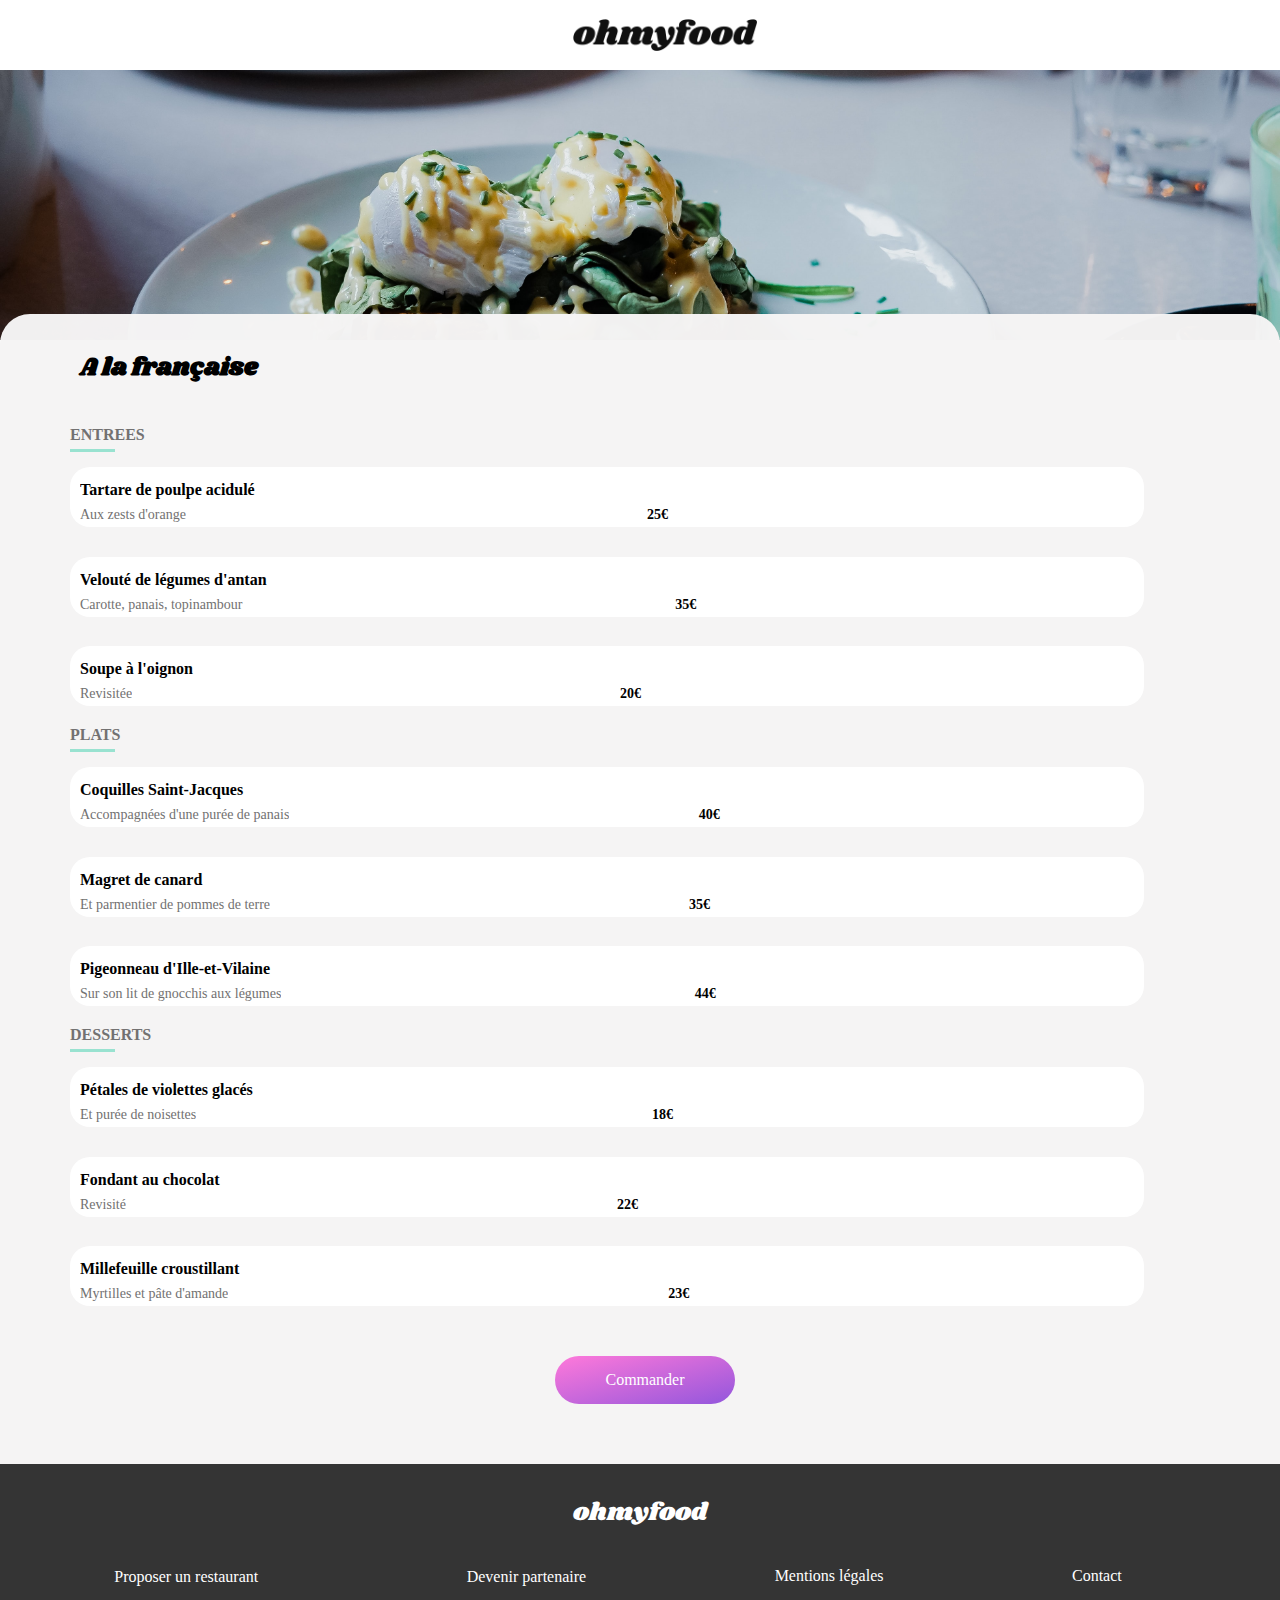
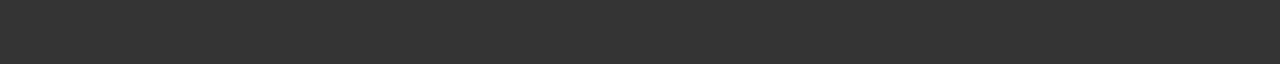
<file: a_la_francaise.html>
<!DOCTYPE html>
<html lang="fr">
    <head>
        <meta charset="UTF-8">
        <meta http-equiv="X-UA-Compatible" content="IE=edge">
        <meta name="viewport" content="width=device-width, initial-scale=1.0">
        <link rel="stylesheet" href="sass/style-menu.css"/>
        <link rel="stylesheet" href="https://use.fontawesome.com/releases/v5.15.4/css/all.css" integrity="sha384-DyZ88mC6Up2uqS4h/KRgHuoeGwBcD4Ng9SiP4dIRy0EXTlnuz47vAwmeGwVChigm" crossorigin="anonymous">
        <link rel="preconnect" href="https://fonts.googleapis.com">
        <link rel="preconnect" href="https://fonts.gstatic.com" crossorigin>
        <link href="https://fonts.googleapis.com/css2?family=Shrikhand&display=swap" rel="stylesheet">
        <title>La palette du goût</title>
    </head>
    <body>
        <!--................HEADER...............-->
        <header class="header"> 
            <a href="index.html"><i class="fas fleche fa-arrow-left"></i></a>
            <div class="logo">
            <img src="images/logo/ohmyfood.png" alt="logo ohmyfood">
            </div>
        </header>
        <!--...............MAIN................-->
            <div class="photo_menu">
                <img src="images/restaurants/toa-heftiba-DQKerTsQwi0-unsplash.jpg">
            </div>
        <main class="main">
            <div class="titre">
                <h1>A la française</h1>
                <div class="coeur">
                    <i class="far coeurvide fa-heart"></i>
                    <i class="fas coeurrempli fa-heart"></i></div>
            </div>
            <section class="detailmenu">
                <h2>ENTREES</h2>
                <div class="blocmenu blocmenu--entree">
                <article class="menu">
                    <h4>Tartare de poulpe acidulé</h4>
                    <div class="descriptiontarif">
                        <p class="description_menu">Aux zests d'orange</p>
                        <p class="tarif">25€</p>
                        <div class="valide"><i class="fas fa-check-circle"></i></div></div>
                </article>
                <article class="menu">
                    <h4>Velouté de légumes d'antan</h4>
                    <div class="descriptiontarif">
                    <p class="description_menu">Carotte, panais, topinambour</p>
                    <p class="tarif">35€</p>
                    <div class="valide"><i class="fas fa-check-circle"></i></div></div>
                </article>
                <article class="menu">
                    <h4>Soupe à l'oignon</h4>
                    <div class="descriptiontarif">
                    <p class="description_menu">Revisitée</p>
                    <p class="tarif">20€</p>
                    <div class="valide"><i class="fas fa-check-circle"></i></div></div>
                </article>
                </div>
                <h2>PLATS</h2>
                <div class="blocmenu blocmenu--plat">
                <article class="menu">
                    <h4>Coquilles Saint-Jacques</h4>
                    <div class="descriptiontarif">
                    <p class="description_menu">Accompagnées d'une purée de panais</p>
                    <p class="tarif">40€</p>
                    <div class="valide"><i class="fas fa-check-circle"></i></div></div>
                </article>
                <article class="menu">
                    <h4>Magret de canard</h4>
                    <div class="descriptiontarif">
                    <p class="description_menu">Et parmentier de pommes de terre</p>
                    <p class="tarif">35€</p>
                    <div class="valide"><i class="fas fa-check-circle"></i></div></div>
                </article>
                <article class="menu">
                    <h4>Pigeonneau d'Ille-et-Vilaine</h4>
                    <div class="descriptiontarif">
                    <p class="description_menu">Sur son lit de gnocchis aux légumes</p>
                    <p class="tarif">44€</p>
                    <div class="valide"><i class="fas fa-check-circle"></i></div></div>
                </article>
                </div>
                <h2>DESSERTS</h2>
                <div class="blocmenu blocmenu--dessert">
                <article class="menu">
                    <h4>Pétales de violettes glacés</h4>
                    <div class="descriptiontarif">
                    <p class="description_menu">Et purée de noisettes</p>
                    <p class="tarif">18€</p>
                    <div class="valide"><i class="fas fa-check-circle"></i></div></div>
                </article>
                <article class="menu">
                    <h4>Fondant au chocolat</h4>
                    <div class="descriptiontarif">
                    <p class="description_menu">Revisité</p>
                    <p class="tarif">22€</p>
                    <div class="valide"><i class="fas fa-check-circle"></i></div></div>
                </article>
                <article class="menu">
                    <h4>Millefeuille croustillant</h4>
                    <div class="descriptiontarif">
                    <p class="description_menu">Myrtilles et pâte d'amande</p>
                    <p class="tarif">23€</p>
                    <div class="valide"><i class="fas fa-check-circle"></i></div></div>
                </article>
                </div>
            </section>
            <div class="bouton">
            <a href="#"><button>Commander</button></a>
            </div>
            
        </main>
        <!--..................FOOTER.................-->
        <footer>
            <div class="logofooter">ohmyfood</div>
            <div class="menu_footer">
                <ul>
                <li><a href="#"><i class="fas fa-utensils"></i>Proposer un restaurant</a></li>
                <li><a href="#"><i class="fas fa-hands-helping"></i>Devenir partenaire</a></li>
                <li><a href="#">Mentions légales</a></li>
                <li><a href="#email">Contact</a></li>
            </div>
        </footer>
    </body>
</html>
</file>
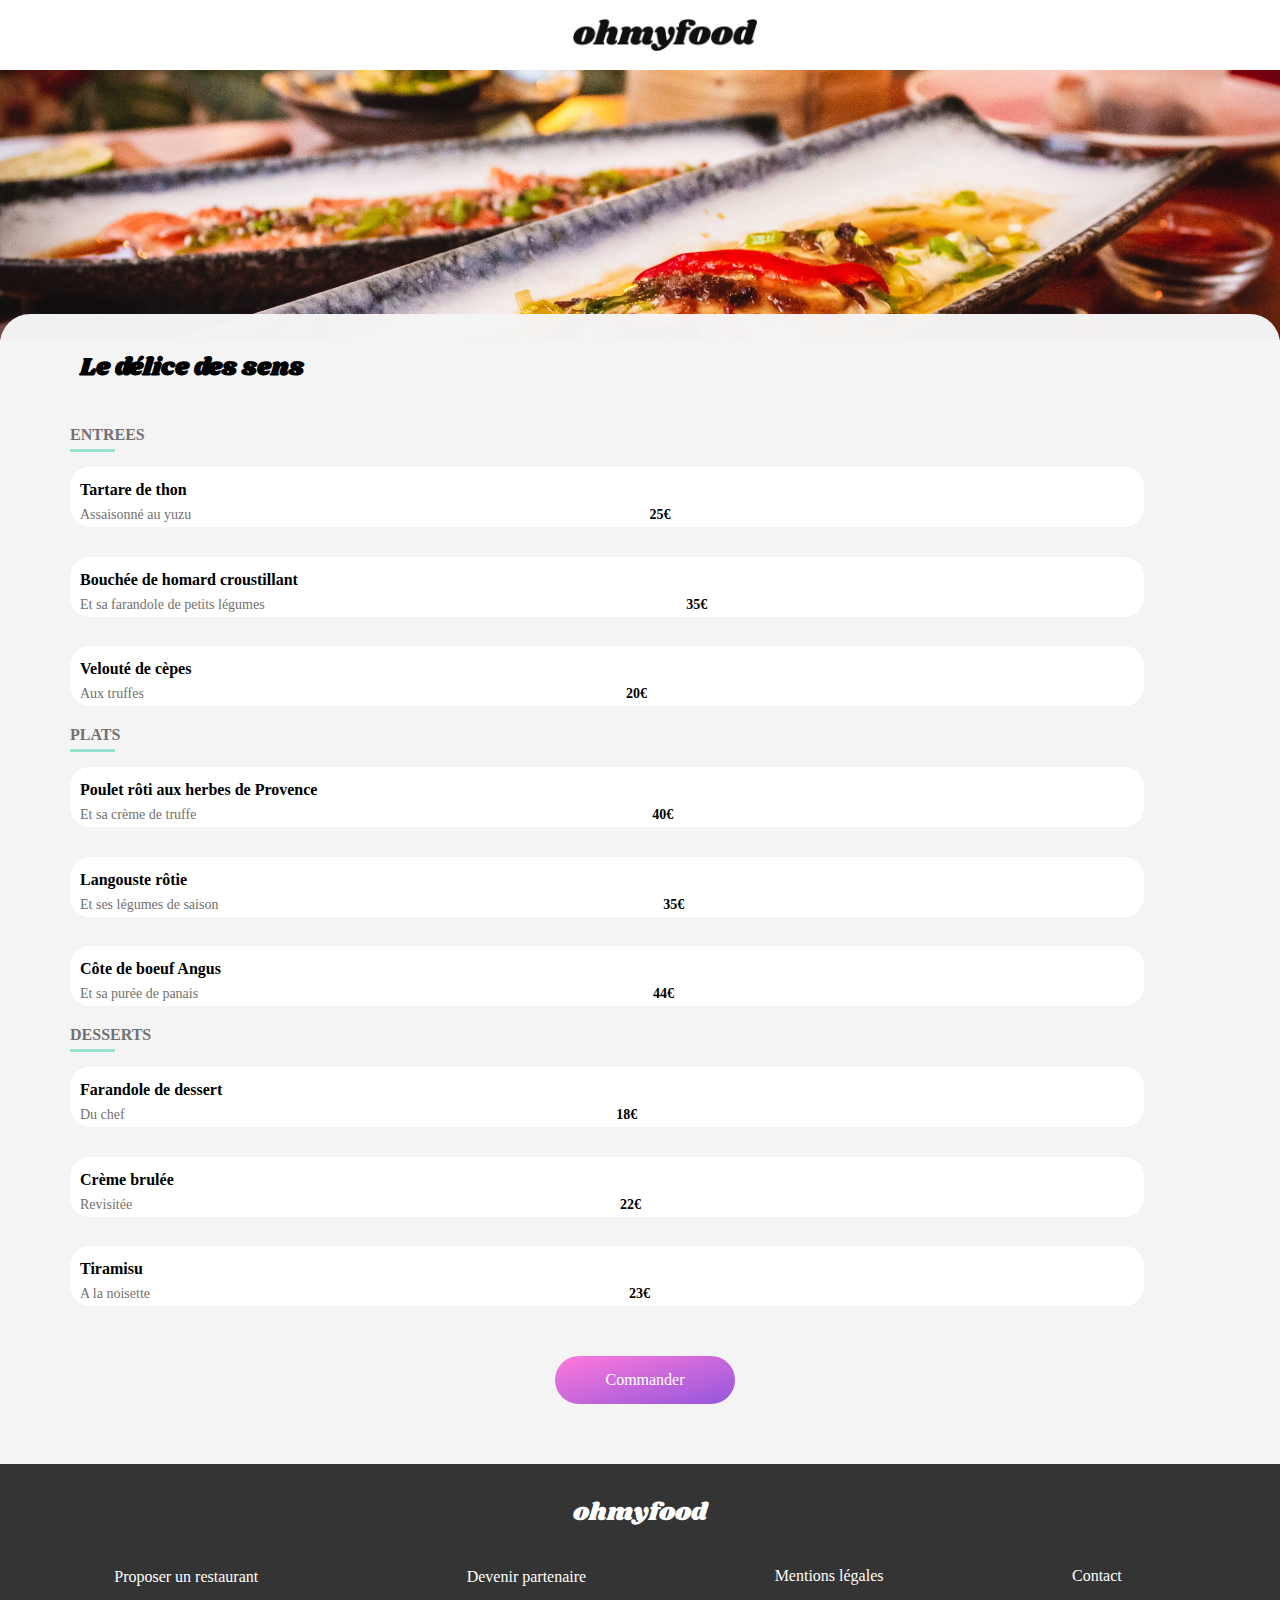
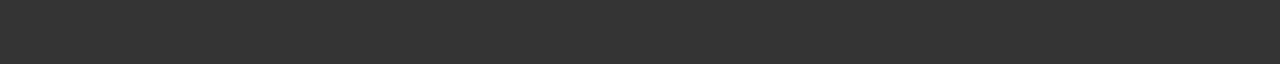
<file: delice_des_sens.html>
<!DOCTYPE html>
<html lang="fr">
    <head>
        <meta charset="UTF-8">
        <meta http-equiv="X-UA-Compatible" content="IE=edge">
        <meta name="viewport" content="width=device-width, initial-scale=1.0">
        <link rel="stylesheet" href="sass/style-menu.css"/>
        <link rel="stylesheet" href="https://use.fontawesome.com/releases/v5.15.4/css/all.css" integrity="sha384-DyZ88mC6Up2uqS4h/KRgHuoeGwBcD4Ng9SiP4dIRy0EXTlnuz47vAwmeGwVChigm" crossorigin="anonymous">
        <link rel="preconnect" href="https://fonts.googleapis.com">
        <link rel="preconnect" href="https://fonts.gstatic.com" crossorigin>
        <link href="https://fonts.googleapis.com/css2?family=Shrikhand&display=swap" rel="stylesheet">
        <title>La palette du goût</title>
    </head>
    <body>
        <!--................HEADER...............-->
        <header class="header"> 
            <a href="index.html"><i class="fas fleche fa-arrow-left"></i></a>
            <div class="logo">
            <img src="images/logo/ohmyfood.png" alt="logo ohmyfood">
            </div>
        </header>
        <!--...............MAIN................-->
            <div class="photo_menu">
                <img src="images/restaurants/louis-hansel-shotsoflouis-qNBGVyOCY8Q-unsplash.jpg">
            </div>
        <main class="main">
            <div class="titre">
                <h1>Le délice des sens</h1>
                <div class="coeur">
                    <i class="far coeurvide fa-heart"></i>
                    <i class="fas coeurrempli fa-heart"></i></div>
            </div>
            <section class="detailmenu">
                <h2>ENTREES</h2>
                <div class="blocmenu blocmenu--entree">
                <article class="menu">
                    <h4>Tartare de thon</h4>
                    <div class="descriptiontarif">
                        <p class="description_menu">Assaisonné au yuzu</p>
                        <p class="tarif">25€</p>
                        <div class="valide"><i class="fas fa-check-circle"></i></div></div>
                </article>
                <article class="menu">
                    <h4>Bouchée de homard croustillant</h4>
                    <div class="descriptiontarif">
                    <p class="description_menu">Et sa farandole de petits légumes</p>
                    <p class="tarif">35€</p>
                    <div class="valide"><i class="fas fa-check-circle"></i></div></div>
                </article>
                <article class="menu">
                    <h4>Velouté de cèpes</h4>
                    <div class="descriptiontarif">
                    <p class="description_menu">Aux truffes</p>
                    <p class="tarif">20€</p>
                    <div class="valide"><i class="fas fa-check-circle"></i></div></div>
                </article>
                </div>
                <h2>PLATS</h2>
                <div class="blocmenu blocmenu--plat">
                <article class="menu">
                    <h4>Poulet rôti aux herbes de Provence</h4>
                    <div class="descriptiontarif">
                    <p class="description_menu">Et sa crème de truffe</p>
                    <p class="tarif">40€</p>
                    <div class="valide"><i class="fas fa-check-circle"></i></div></div>
                </article>
                <article class="menu">
                    <h4>Langouste rôtie</h4>
                    <div class="descriptiontarif">
                    <p class="description_menu">Et ses légumes de saison</p>
                    <p class="tarif">35€</p>
                    <div class="valide"><i class="fas fa-check-circle"></i></div></div>
                </article>
                <article class="menu">
                    <h4>Côte de boeuf Angus</h4>
                    <div class="descriptiontarif">
                    <p class="description_menu">Et sa purée de panais</p>
                    <p class="tarif">44€</p>
                    <div class="valide"><i class="fas fa-check-circle"></i></div></div>
                </article>
                </div>
                <h2>DESSERTS</h2>
                <div class="blocmenu blocmenu--dessert">
                <article class="menu">
                    <h4>Farandole de dessert</h4>
                    <div class="descriptiontarif">
                    <p class="description_menu">Du chef</p>
                    <p class="tarif">18€</p>
                    <div class="valide"><i class="fas fa-check-circle"></i></div></div>
                </article>
                <article class="menu">
                    <h4>Crème brulée</h4>
                    <div class="descriptiontarif">
                    <p class="description_menu">Revisitée</p>
                    <p class="tarif">22€</p>
                    <div class="valide"><i class="fas fa-check-circle"></i></div></div>
                </article>
                <article class="menu">
                    <h4>Tiramisu</h4>
                    <div class="descriptiontarif">
                    <p class="description_menu">A la noisette</p>
                    <p class="tarif">23€</p>
                    <div class="valide"><i class="fas fa-check-circle"></i></div></div>
                </article>
                </div>
            </section>
            <div class="bouton">
            <a href="#"><button>Commander</button></a>
            </div>
            
        </main>
        <!--..................FOOTER.................-->
        <footer>
            <div class="logofooter">ohmyfood</div>
            <div class="menu_footer">
                <ul>
                <li><a href="#"><i class="fas fa-utensils"></i>Proposer un restaurant</a></li>
                <li><a href="#"><i class="fas fa-hands-helping"></i>Devenir partenaire</a></li>
                <li><a href="#">Mentions légales</a></li>
                <li><a href="#email">Contact</a></li>
            </div>
        </footer>
    </body>
</html>
</file>
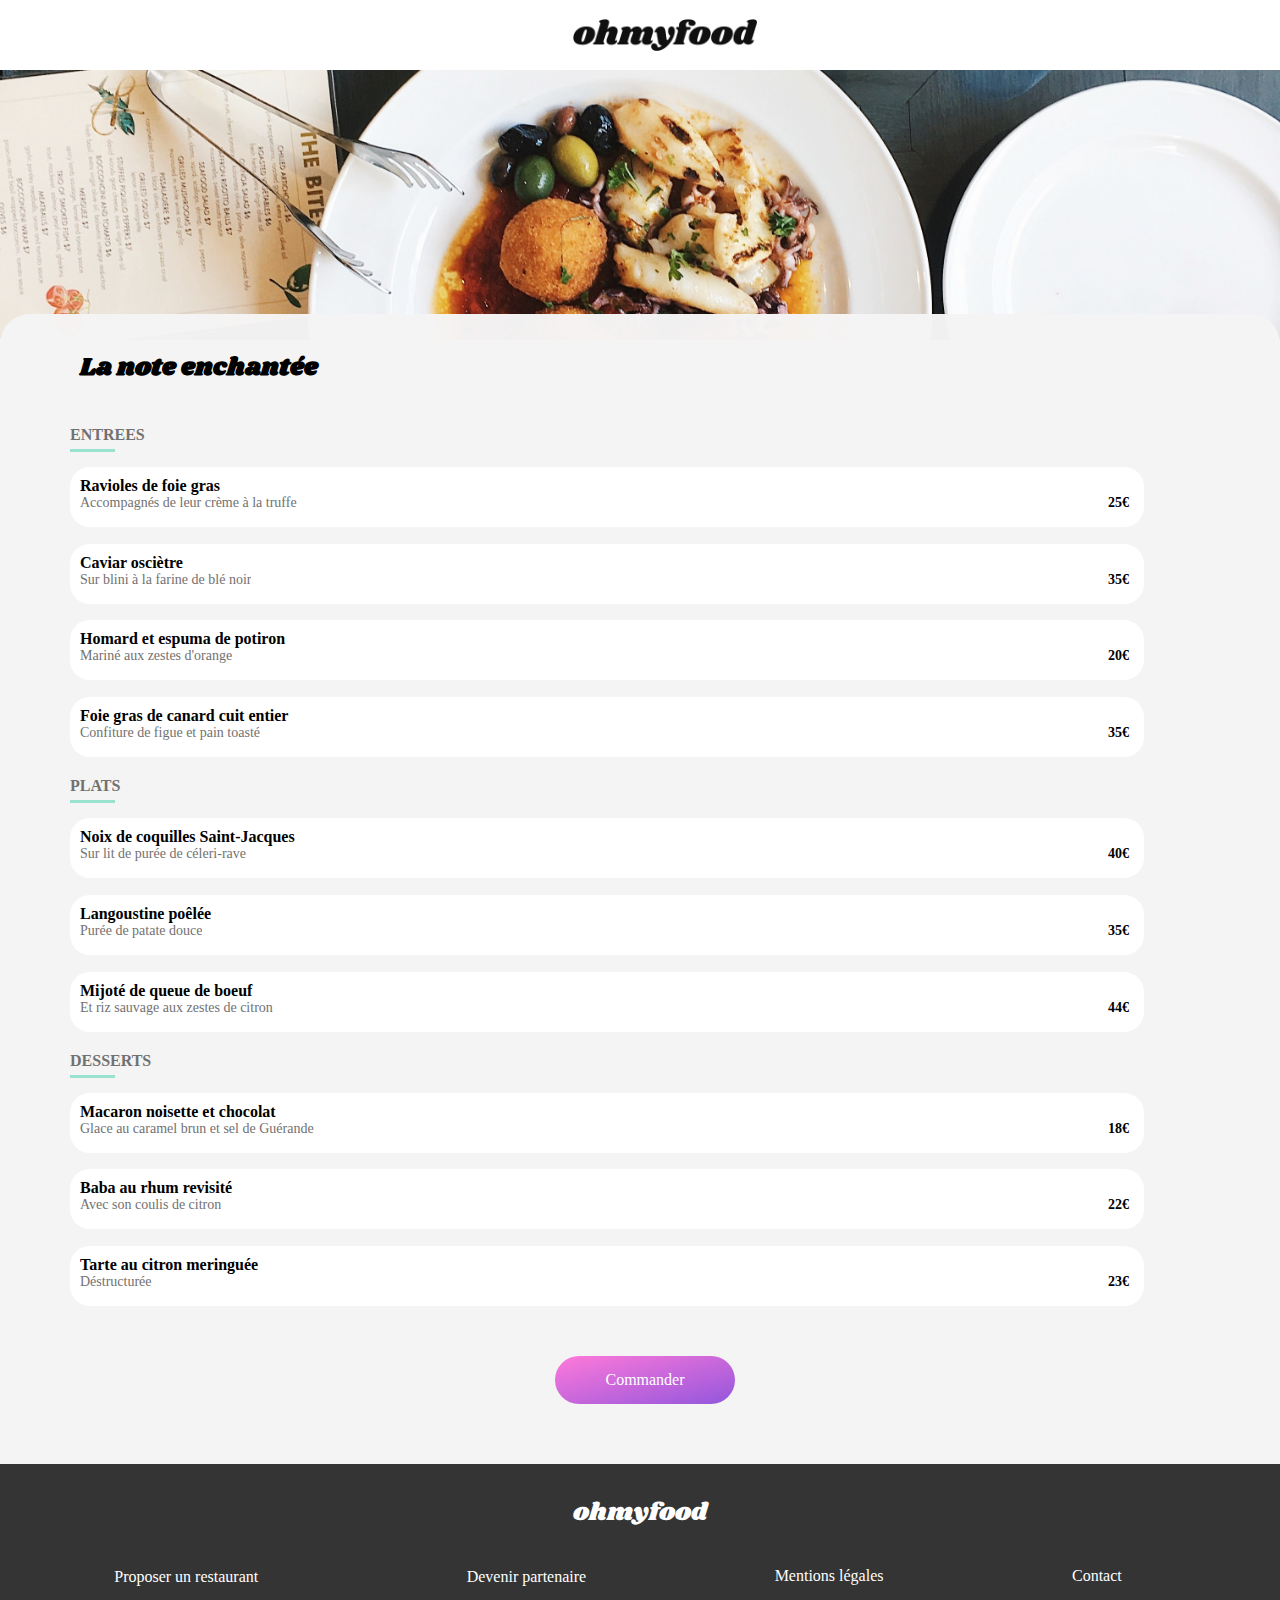
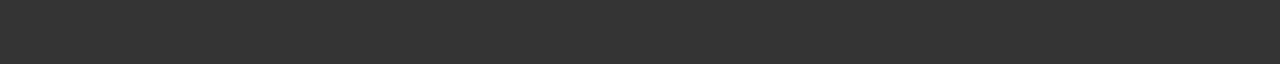
<file: note_enchantee.html>
<!DOCTYPE html>
<html lang="fr">
    <head>
        <meta charset="UTF-8">
        <meta http-equiv="X-UA-Compatible" content="IE=edge">
        <meta name="viewport" content="width=device-width, initial-scale=1.0">
        <link rel="stylesheet" href="sass/style-menu.css"/>
        <link rel="stylesheet" href="https://use.fontawesome.com/releases/v5.15.4/css/all.css" integrity="sha384-DyZ88mC6Up2uqS4h/KRgHuoeGwBcD4Ng9SiP4dIRy0EXTlnuz47vAwmeGwVChigm" crossorigin="anonymous">
        <link rel="preconnect" href="https://fonts.googleapis.com">
        <link rel="preconnect" href="https://fonts.gstatic.com" crossorigin>
        <link href="https://fonts.googleapis.com/css2?family=Shrikhand&display=swap" rel="stylesheet">
        <title>La palette du goût</title>
    </head>
    <body>
        <!--................HEADER...............-->
        <header class="header"> 
            <a href="index.html"><i class="fas fleche fa-arrow-left"></i></a>
            <div class="logo">
            <img src="images/logo/ohmyfood.png" alt="logo ohmyfood">
            </div>
        </header>
        <!--...............MAIN................-->
            <div class="photo_menu">
                <img src="images/restaurants/stil-u2Lp8tXIcjw-unsplash.jpg">
            </div>
        <main class="main">
            <div class="titre">
                <h1>La note enchantée</h1>
                <div class="coeur">
                    <i class="far coeurvide fa-heart"></i>
                    <i class="fas coeurrempli fa-heart"></i></div>
            </div>
            <section class="detailmenu">
                <h2>ENTREES</h2>
                <div class="blocmenu blocmenu--entree blocmenu--note">
                <article class="menu">
                    <div class="totaldescription">
                    <h4>Ravioles de foie gras</h4>
                    <div class="descriptiontarif">
                        <p class="description_menu">Accompagnés de leur crème à la truffe</p>
                        <p class="tarif">25€</p></div></div>
                        <div class="valide"><i class="fas fa-check-circle"></i></div>
                </article>
                <article class="menu">
                    <div class="totaldescription">
                        <h4>Caviar osciètre</h4>
                        <div class="descriptiontarif">
                        <p class="description_menu">Sur blini à la farine de blé noir</p>
                        <p class="tarif">35€</p></div></div>
                    <div class="valide"><i class="fas fa-check-circle"></i></div>
                </article>
                <article class="menu">
                    <div class="totaldescription">
                        <h4>Homard et espuma de potiron</h4>
                        <div class="descriptiontarif">
                        <p class="description_menu">Mariné aux zestes d'orange</p>
                        <p class="tarif">20€</p></div></div>
                    <div class="valide"><i class="fas fa-check-circle"></i></div>
                </article>
                <article class="menu">
                    <div class="totaldescription">
                        <h4>Foie gras de canard cuit entier</h4>
                        <div class="descriptiontarif">
                        <p class="description_menu">Confiture de figue et pain toasté</p>
                        <p class="tarif">35€</p></div></div>
                    <div class="valide"><i class="fas fa-check-circle"></i></div>
                </article>
                </div>
                <h2>PLATS</h2>
                <div class="blocmenu blocmenu--plat">
                <article class="menu">
                    <div class="totaldescription">
                        <h4>Noix de coquilles Saint-Jacques</h4>
                        <div class="descriptiontarif">
                        <p class="description_menu">Sur lit de purée de céleri-rave</p>
                        <p class="tarif">40€</p></div></div>
                    <div class="valide"><i class="fas fa-check-circle"></i></div>
                </article>
                <article class="menu">
                    <div class="totaldescription">
                        <h4>Langoustine poêlée</h4>
                        <div class="descriptiontarif">
                        <p class="description_menu">Purée de patate douce</p>
                        <p class="tarif">35€</p></div></div>
                    <div class="valide"><i class="fas fa-check-circle"></i></div>
                </article>
                <article class="menu">
                    <div class="totaldescription">
                        <h4>Mijoté de queue de boeuf</h4>
                        <div class="descriptiontarif">
                        <p class="description_menu">Et riz sauvage aux zestes de citron</p>
                        <p class="tarif">44€</p></div></div>
                    <div class="valide"><i class="fas fa-check-circle"></i></div>
                </article>
                </div>
                <h2>DESSERTS</h2>
                <div class="blocmenu blocmenu--dessert">
                <article class="menu">
                    <div class="totaldescription">
                        <h4>Macaron noisette et chocolat</h4>
                        <div class="descriptiontarif">
                        <p class="description_menu">Glace au caramel brun et sel de Guérande</p>
                        <p class="tarif">18€</p></div></div>
                    <div class="valide"><i class="fas fa-check-circle"></i></div>
                </article>
                <article class="menu">
                    <div class="totaldescription">
                        <h4>Baba au rhum revisité</h4>
                        <div class="descriptiontarif">
                        <p class="description_menu">Avec son coulis de citron</p>
                        <p class="tarif">22€</p></div></div>
                    <div class="valide"><i class="fas fa-check-circle"></i></div>
                </article>
                <article class="menu">
                    <div class="totaldescription">
                        <h4>Tarte au citron meringuée</h4>
                        <div class="descriptiontarif">
                        <p class="description_menu">Déstructurée</p>
                        <p class="tarif">23€</p></div></div>
                    <div class="valide"><i class="fas fa-check-circle"></i></div>
                </article>
                </div>
            </section>
            <div class="bouton">
            <a href="#"><button>Commander</button></a>
            </div>
            
        </main>
        <!--..................FOOTER.................-->
        <footer>
            <div class="logofooter">ohmyfood</div>
            <div class="menu_footer">
                <ul>
                <li><a href="#"><i class="fas fa-utensils"></i>Proposer un restaurant</a></li>
                <li><a href="#"><i class="fas fa-hands-helping"></i>Devenir partenaire</a></li>
                <li><a href="#">Mentions légales</a></li>
                <li><a href="#email">Contact</a></li>
            </div>
        </footer>
    </body>
</html>
</file>
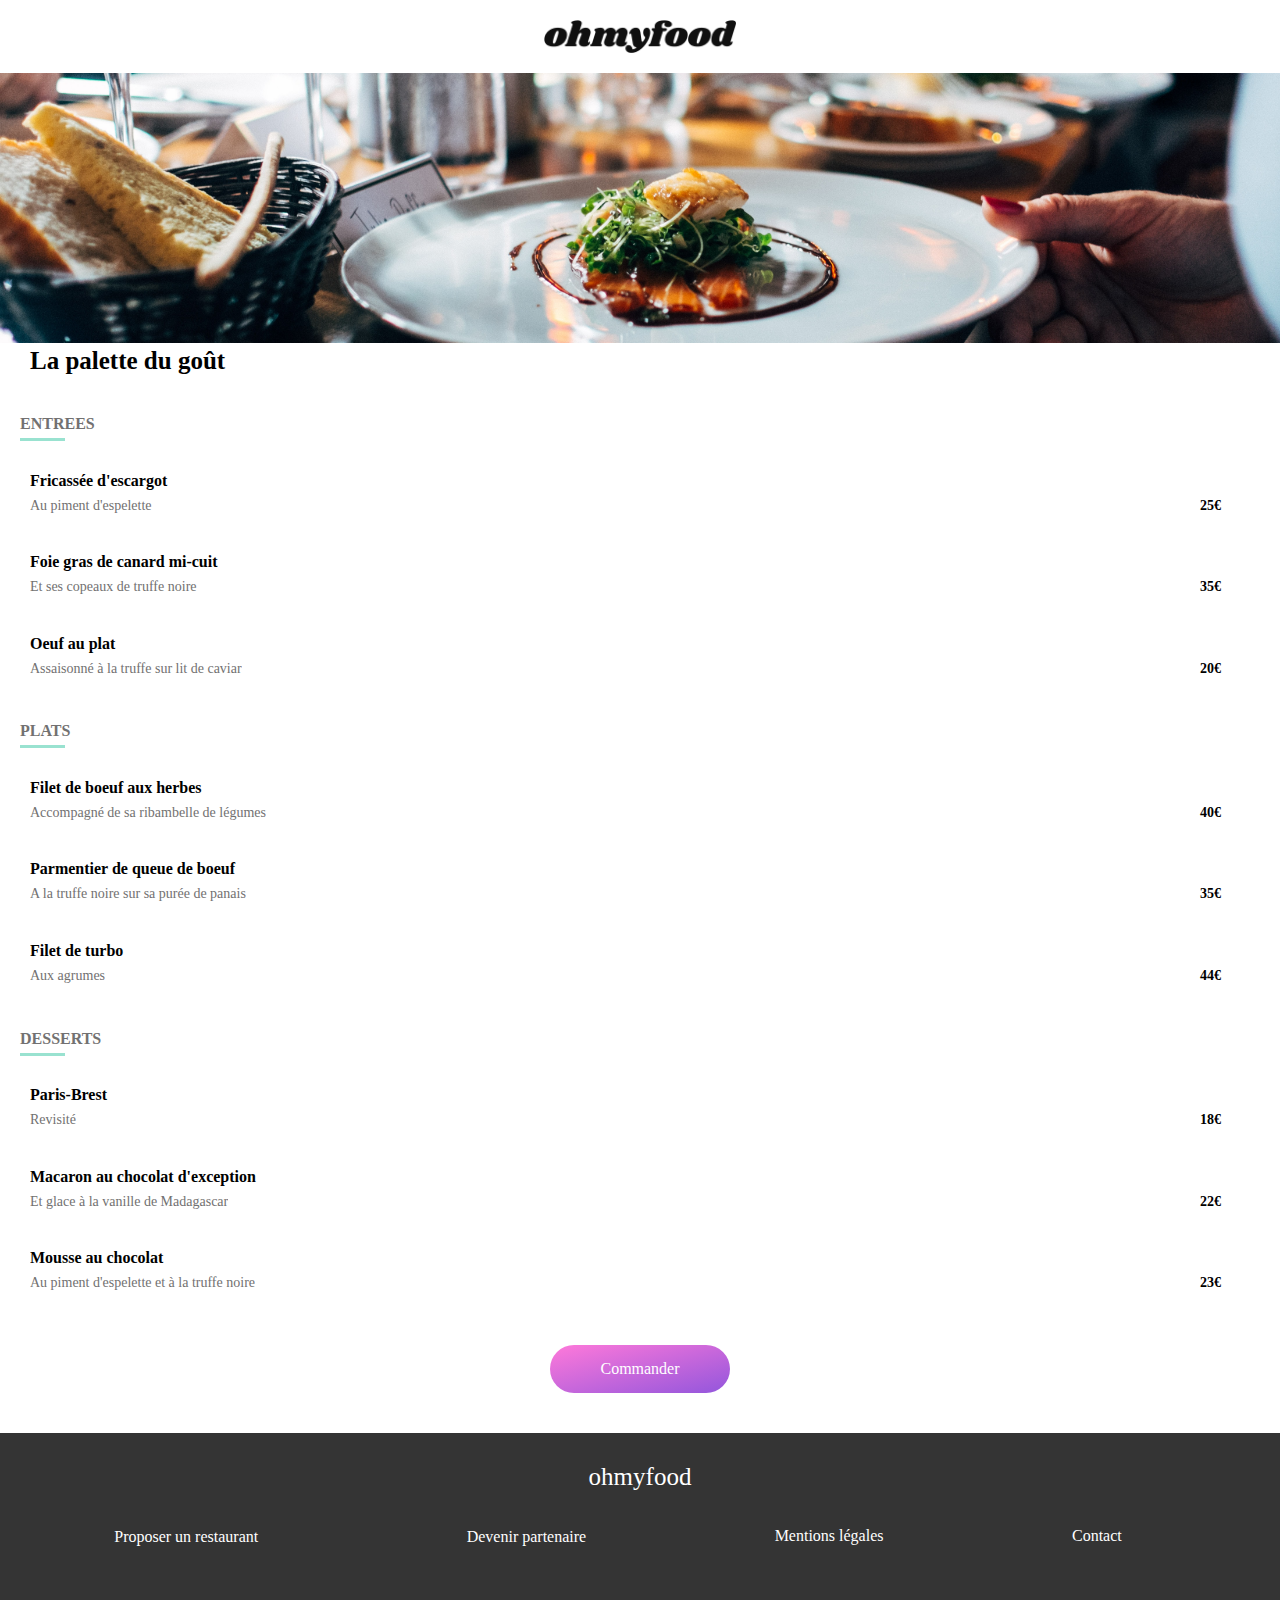
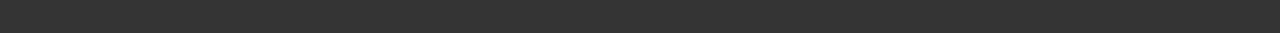
<file: palette du gout.html>
<!DOCTYPE html>
<html lang="fr">
    <head>
        <meta charset="UTF-8">
        <meta http-equiv="X-UA-Compatible" content="IE=edge">
        <meta name="viewport" content="width=device-width, initial-scale=1.0">
        <link rel="stylesheet" href="sass/style-menu.css"/>
        <link rel="stylesheet" href="https://use.fontawesome.com/releases/v5.15.4/css/all.css" integrity="sha384-DyZ88mC6Up2uqS4h/KRgHuoeGwBcD4Ng9SiP4dIRy0EXTlnuz47vAwmeGwVChigm" crossorigin="anonymous">
        <title>La palette du goût</title>
    </head>
    <body>
        <!--................HEADER...............-->
        <header> 
        <div class="logo">
            <img src="images/logo/ohmyfood.png" alt="logo ohmyfood">
        </div>
        </header>
        
            <div class="photo_menu">
                <img src="images/restaurants/jay-wennington-N_Y88TWmGwA-unsplash.jpg">
            </div>
        <main>
            <div class="titre">
                <h1 id="palette">La palette du goût</h1>
                <p class="coeur"><i class="far fa-heart"></i></p>
            </div>

            <section class="detailmenu">
                <h2>ENTREES</h2>
                <article class="menu">
                    <h4>Fricassée d'escargot</h4>
                    <div class="descriptiontarif">
                    <p class="description_menu">Au piment d'espelette</p>
                    <p class="tarif">25€</p></div>
                </article>
                <article class="menu">
                    <h4>Foie gras de canard mi-cuit</h4>
                    <div class="descriptiontarif">
                    <p class="description_menu">Et ses copeaux de truffe noire</p>
                    <p class="tarif">35€</p></div>
                </article>
                <article class="menu">
                    <h4>Oeuf au plat</h4>
                    <div class="descriptiontarif">
                    <p class="description_menu">Assaisonné à la truffe sur lit de caviar</p>
                    <p class="tarif">20€</p></div>
                </article>
            
            
                <h2>PLATS</h2>
                <article class="menu">
                    <h4>Filet de boeuf aux herbes</h4>
                    <div class="descriptiontarif">
                    <p class="description_menu">Accompagné de sa ribambelle de légumes</p>
                    <p class="tarif">40€</p></div>
                </article>
                <article class="menu">
                    <h4>Parmentier de queue de boeuf</h4>
                    <div class="descriptiontarif">
                    <p class="description_menu">A la truffe noire sur sa purée de panais</p>
                    <p class="tarif">35€</p></div>
                </article>
                <article class="menu">
                    <h4>Filet de turbo</h4>
                    <div class="descriptiontarif">
                    <p class="description_menu">Aux agrumes</p>
                    <p class="tarif">44€</p></div>
                </article>
    
        
                <h2>DESSERTS</h2>
                <article class="menu">
                    <h4>Paris-Brest</h4>
                    <div class="descriptiontarif">
                    <p class="description_menu">Revisité</p>
                    <p class="tarif">18€</p></div>
                </article>
                <article class="menu">
                    <h4>Macaron au chocolat d'exception</h4>
                    <div class="descriptiontarif">
                    <p class="description_menu">Et glace à la vanille de Madagascar</p>
                    <p class="tarif">22€</p></div>
                </article>
                <article class="menu">
                    <h4>Mousse au chocolat</h4>
                    <div class="descriptiontarif">
                    <p class="description_menu">Au piment d'espelette et à la truffe noire</p>
                    <p class="tarif">23€</p></div>
                </article>
            </section>
            <div class="bouton">
            <a href="#"><button>Commander</button></a>
            </div>
        </main>
        <!--..................FOOTER.................-->
        <footer>
            <div class="logofooter"><p>ohmyfood</p></div>
            <div class="menu_footer">
                <ul>
                <li><a href="#"><i class="fas fa-utensils"></i>Proposer un restaurant</a></li>
                <li><a href="#"><i class="fas fa-hands-helping"></i>Devenir partenaire</a></li>
                <li><a href="#">Mentions légales</a></li>
                <li><a href="#email">Contact</a></li>
            </div>
        </footer>
    </body>
</html>
</file>
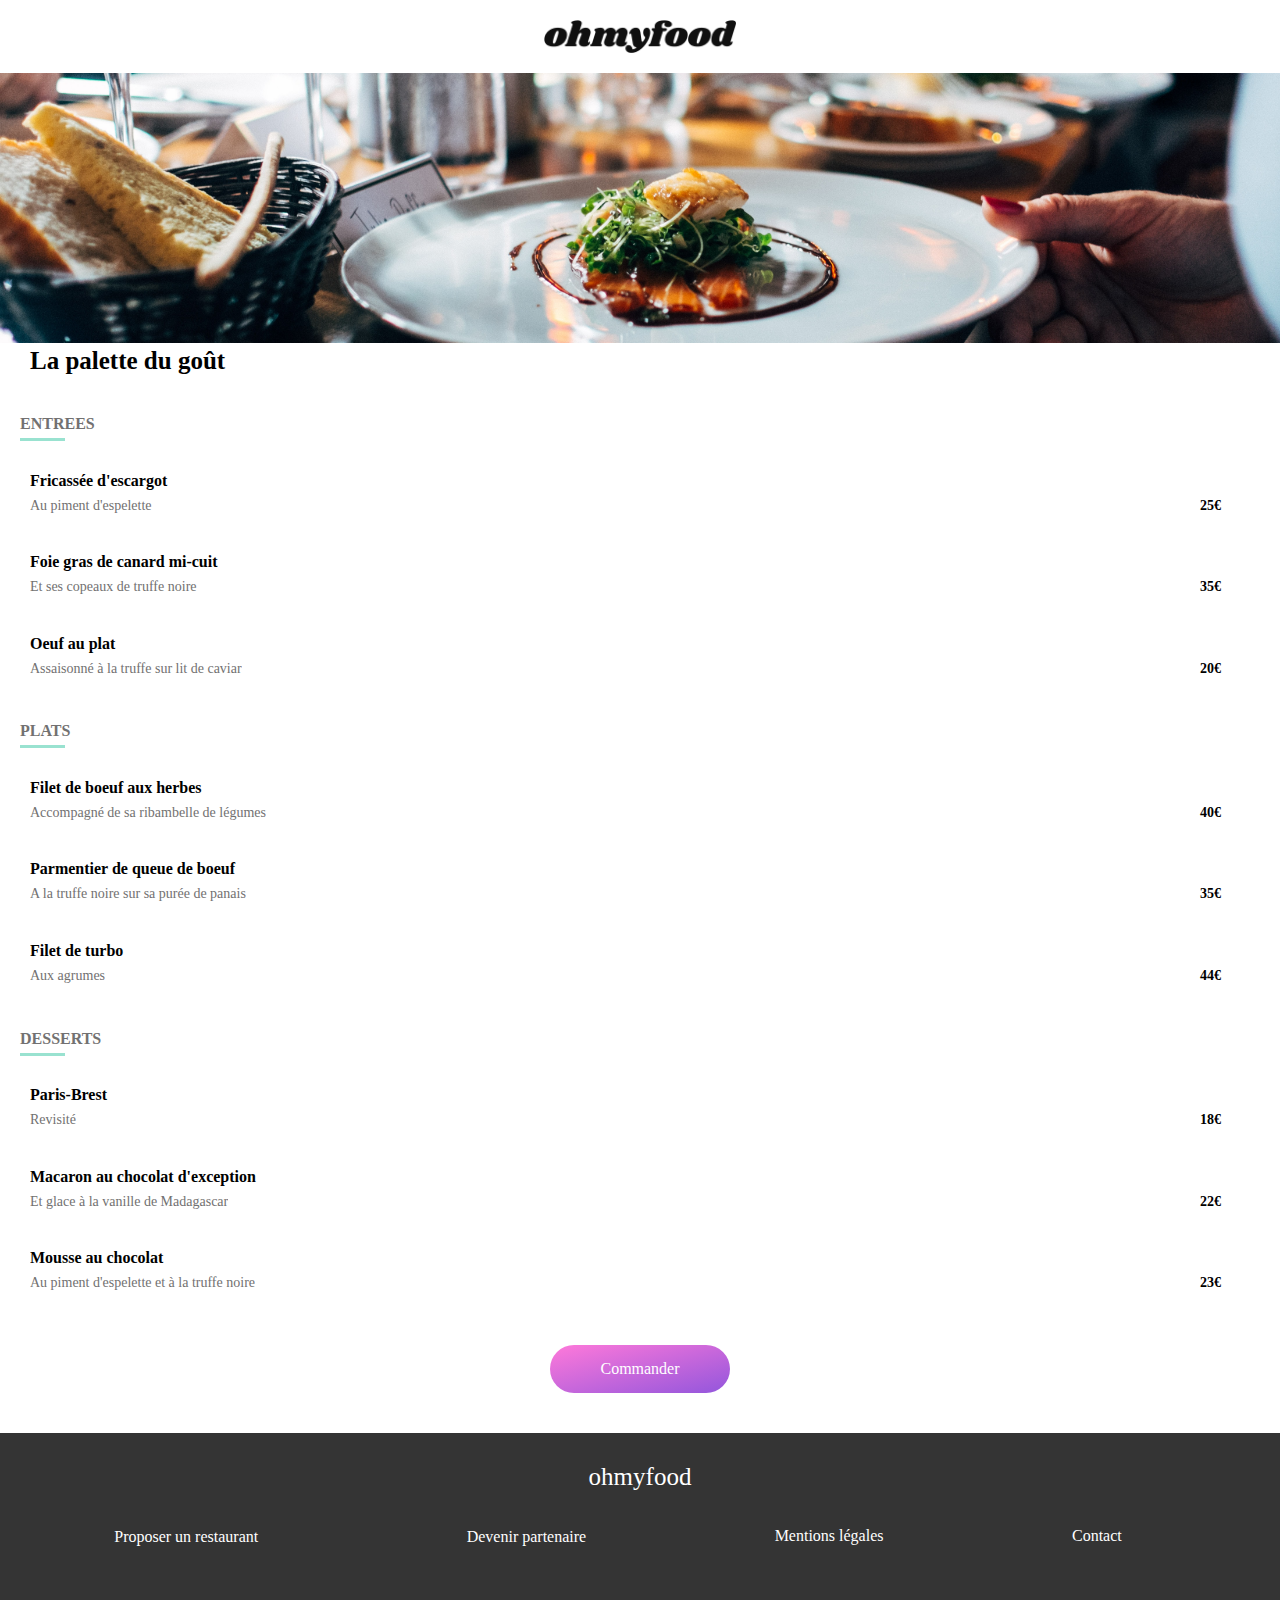
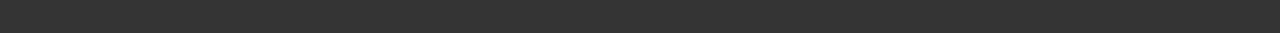
<file: palette-du-gout.html>
<!DOCTYPE html>
<html lang="fr">
    <head>
        <meta charset="UTF-8">
        <meta http-equiv="X-UA-Compatible" content="IE=edge">
        <meta name="viewport" content="width=device-width, initial-scale=1.0">
        <link rel="stylesheet" href="sass/style-menu.css"/>
        <link rel="stylesheet" href="https://use.fontawesome.com/releases/v5.15.4/css/all.css" integrity="sha384-DyZ88mC6Up2uqS4h/KRgHuoeGwBcD4Ng9SiP4dIRy0EXTlnuz47vAwmeGwVChigm" crossorigin="anonymous">
        <title>La palette du goût</title>
    </head>
    <body>
        <!--................HEADER...............-->
        <header> 
        <div class="logo">
            <img src="images/logo/ohmyfood.png" alt="logo ohmyfood">
        </div>
        </header>
        
            <div class="photo_menu">
                <img src="images/restaurants/jay-wennington-N_Y88TWmGwA-unsplash.jpg">
            </div>
        <main>
            <div class="titre">
                <h1>La palette du goût</h1>
                <p class="coeur"><i class="far fa-heart"></i></p>
            </div>

            <section class="detailmenu">
                <h2>ENTREES</h2>
                <article class="menu">
                    <h4>Fricassée d'escargot</h4>
                    <div class="descriptiontarif">
                    <p class="description_menu">Au piment d'espelette</p>
                    <p class="tarif">25€</p></div>
                </article>
                <article class="menu">
                    <h4>Foie gras de canard mi-cuit</h4>
                    <div class="descriptiontarif">
                    <p class="description_menu">Et ses copeaux de truffe noire</p>
                    <p class="tarif">35€</p></div>
                </article>
                <article class="menu">
                    <h4>Oeuf au plat</h4>
                    <div class="descriptiontarif">
                    <p class="description_menu">Assaisonné à la truffe sur lit de caviar</p>
                    <p class="tarif">20€</p></div>
                </article>
            
            
                <h2>PLATS</h2>
                <article class="menu">
                    <h4>Filet de boeuf aux herbes</h4>
                    <div class="descriptiontarif">
                    <p class="description_menu">Accompagné de sa ribambelle de légumes</p>
                    <p class="tarif">40€</p></div>
                </article>
                <article class="menu">
                    <h4>Parmentier de queue de boeuf</h4>
                    <div class="descriptiontarif">
                    <p class="description_menu">A la truffe noire sur sa purée de panais</p>
                    <p class="tarif">35€</p></div>
                </article>
                <article class="menu">
                    <h4>Filet de turbo</h4>
                    <div class="descriptiontarif">
                    <p class="description_menu">Aux agrumes</p>
                    <p class="tarif">44€</p></div>
                </article>
    
        
                <h2>DESSERTS</h2>
                <article class="menu">
                    <h4>Paris-Brest</h4>
                    <div class="descriptiontarif">
                    <p class="description_menu">Revisité</p>
                    <p class="tarif">18€</p></div>
                </article>
                <article class="menu">
                    <h4>Macaron au chocolat d'exception</h4>
                    <div class="descriptiontarif">
                    <p class="description_menu">Et glace à la vanille de Madagascar</p>
                    <p class="tarif">22€</p></div>
                </article>
                <article class="menu">
                    <h4>Mousse au chocolat</h4>
                    <div class="descriptiontarif">
                    <p class="description_menu">Au piment d'espelette et à la truffe noire</p>
                    <p class="tarif">23€</p></div>
                </article>
            </section>
            <div class="bouton">
            <a href="#"><button>Commander</button></a>
            </div>
        </main>
        <!--..................FOOTER.................-->
        <footer>
            <div class="logofooter"><p>ohmyfood</p></div>
            <div class="menu_footer">
                <ul>
                <li><a href="#"><i class="fas fa-utensils"></i>Proposer un restaurant</a></li>
                <li><a href="#"><i class="fas fa-hands-helping"></i>Devenir partenaire</a></li>
                <li><a href="#">Mentions légales</a></li>
                <li><a href="#email">Contact</a></li>
            </div>
        </footer>
    </body>
</html>
</file>
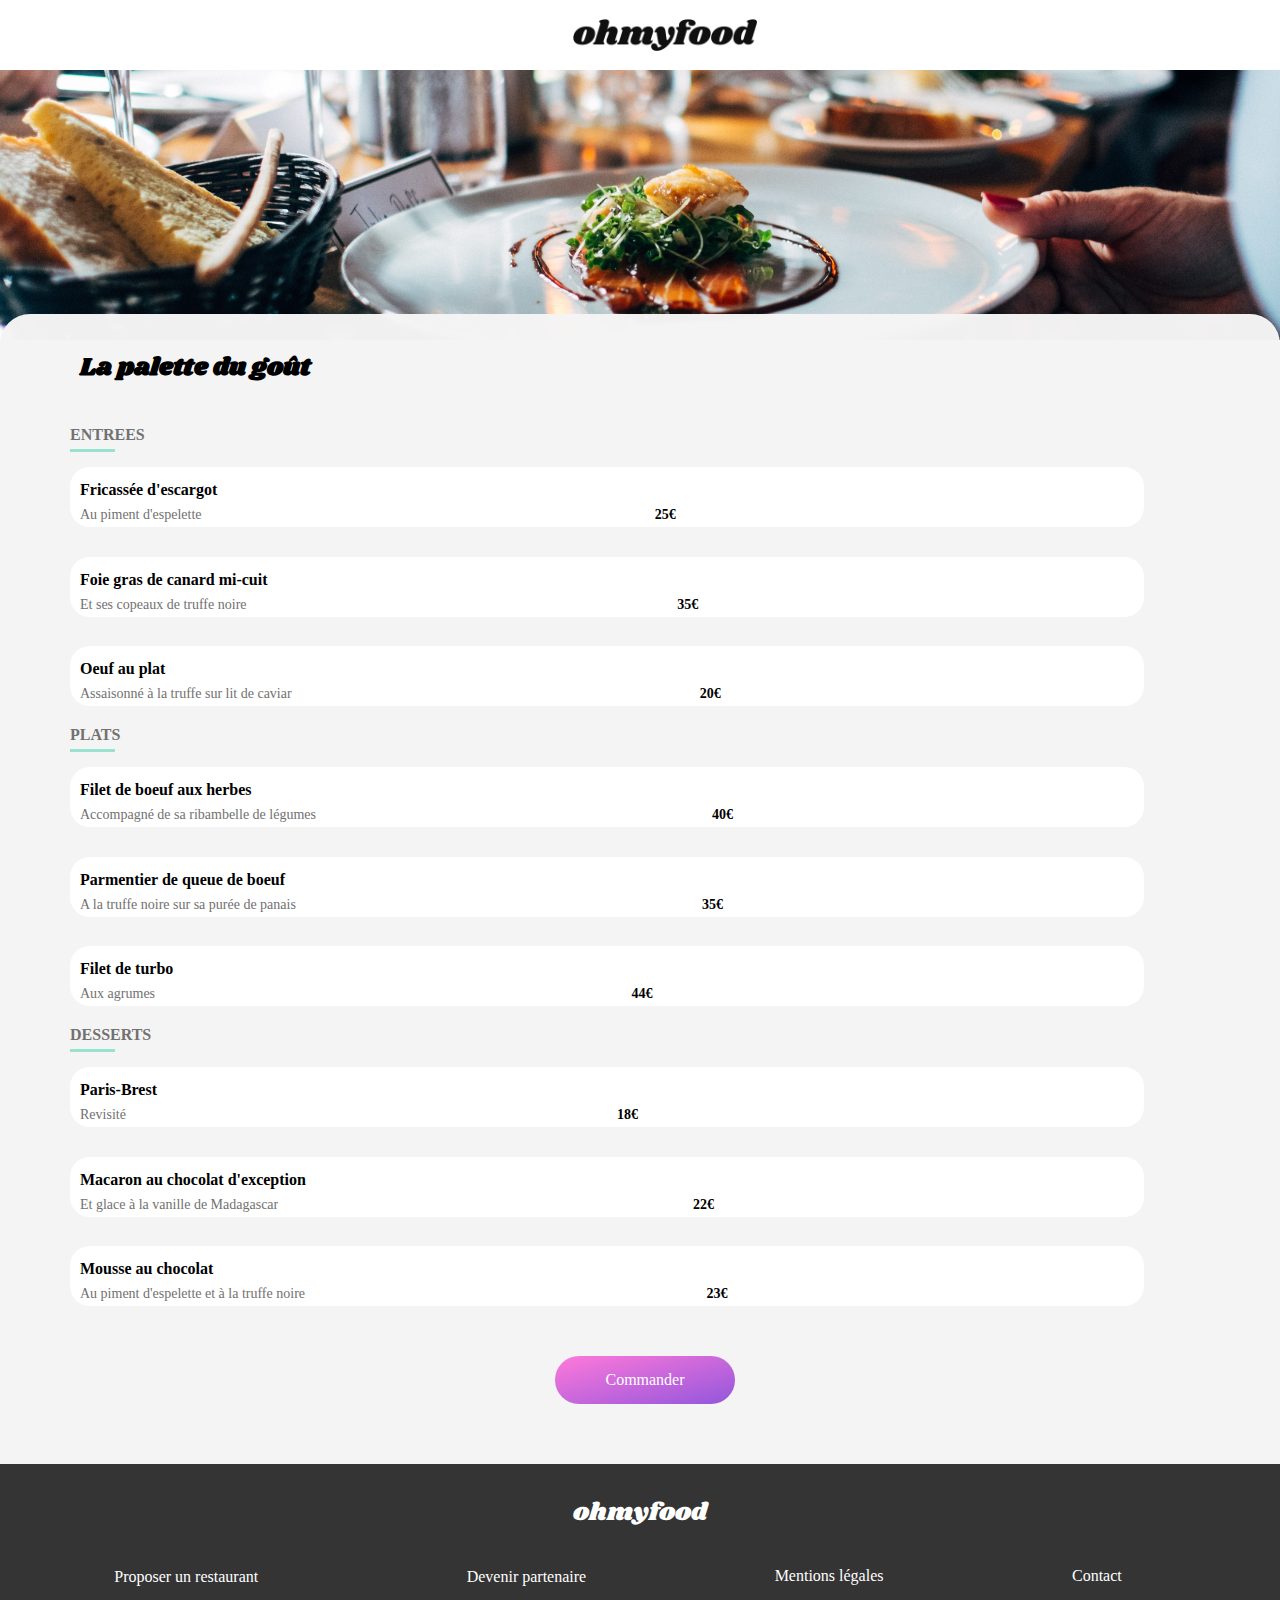
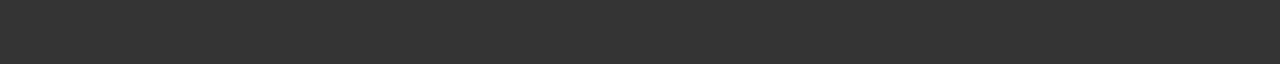
<file: palette_du_gout.html>
<!DOCTYPE html>
<html lang="fr">
    <head>
        <meta charset="UTF-8">
        <meta http-equiv="X-UA-Compatible" content="IE=edge">
        <meta name="viewport" content="width=device-width, initial-scale=1.0">
        <link rel="stylesheet" href="sass/style-menu.css"/>
        <link rel="stylesheet" href="https://use.fontawesome.com/releases/v5.15.4/css/all.css" integrity="sha384-DyZ88mC6Up2uqS4h/KRgHuoeGwBcD4Ng9SiP4dIRy0EXTlnuz47vAwmeGwVChigm" crossorigin="anonymous">
        <link rel="preconnect" href="https://fonts.googleapis.com">
        <link rel="preconnect" href="https://fonts.gstatic.com" crossorigin>
        <link href="https://fonts.googleapis.com/css2?family=Shrikhand&display=swap" rel="stylesheet">
        <title>La palette du goût</title>
    </head>
    <body>
        <!--................HEADER...............-->
        <header class="header"> 
            <a href="index.html"><i class="fas fleche fa-arrow-left"></i></a>
            <div class="logo">
            <img src="images/logo/ohmyfood.png" alt="logo ohmyfood">
            </div>
        </header>
        <!--...............MAIN................-->
            <div class="photo_menu">
                <img src="images/restaurants/jay-wennington-N_Y88TWmGwA-unsplash.jpg">
            </div>
        <main class="main">
            <div class="titre">
                <h1>La palette du goût</h1>
                <div class="coeur">
                    <i class="far coeurvide fa-heart"></i>
                    <i class="fas coeurrempli fa-heart"></i></div>
            </div>
            <section class="detailmenu">
                <h2>ENTREES</h2>
                <div class="blocmenu blocmenu--entree">
                <article class="menu">
                    <h4>Fricassée d'escargot</h4>
                    <div class="descriptiontarif">
                        <p class="description_menu">Au piment d'espelette</p>
                        <p class="tarif">25€</p>
                        <div class="valide"><i class="fas fa-check-circle"></i></div></div>
                </article>
                <article class="menu">
                    <h4>Foie gras de canard mi-cuit</h4>
                    <div class="descriptiontarif">
                    <p class="description_menu">Et ses copeaux de truffe noire</p>
                    <p class="tarif">35€</p>
                    <div class="valide"><i class="fas fa-check-circle"></i></div></div>
                </article>
                <article class="menu">
                    <h4>Oeuf au plat</h4>
                    <div class="descriptiontarif">
                    <p class="description_menu">Assaisonné à la truffe sur lit de caviar</p>
                    <p class="tarif">20€</p>
                    <div class="valide"><i class="fas fa-check-circle"></i></div></div>
                </article>
                </div>
                <h2>PLATS</h2>
                <div class="blocmenu blocmenu--plat">
                <article class="menu">
                    <h4>Filet de boeuf aux herbes</h4>
                    <div class="descriptiontarif">
                    <p class="description_menu">Accompagné de sa ribambelle de légumes</p>
                    <p class="tarif">40€</p>
                    <div class="valide"><i class="fas fa-check-circle"></i></div></div>
                </article>
                <article class="menu">
                    <h4>Parmentier de queue de boeuf</h4>
                    <div class="descriptiontarif">
                    <p class="description_menu">A la truffe noire sur sa purée de panais</p>
                    <p class="tarif">35€</p>
                    <div class="valide"><i class="fas fa-check-circle"></i></div></div>
                </article>
                <article class="menu">
                    <h4>Filet de turbo</h4>
                    <div class="descriptiontarif">
                    <p class="description_menu">Aux agrumes</p>
                    <p class="tarif">44€</p>
                    <div class="valide"><i class="fas fa-check-circle"></i></div></div>
                </article>
                </div>
                <h2>DESSERTS</h2>
                <div class="blocmenu blocmenu--dessert">
                <article class="menu">
                    <h4>Paris-Brest</h4>
                    <div class="descriptiontarif">
                    <p class="description_menu">Revisité</p>
                    <p class="tarif">18€</p>
                    <div class="valide"><i class="fas fa-check-circle"></i></div></div>
                </article>
                <article class="menu">
                    <h4>Macaron au chocolat d'exception</h4>
                    <div class="descriptiontarif">
                    <p class="description_menu">Et glace à la vanille de Madagascar</p>
                    <p class="tarif">22€</p>
                    <div class="valide"><i class="fas fa-check-circle"></i></div></div>
                </article>
                <article class="menu">
                    <h4>Mousse au chocolat</h4>
                    <div class="descriptiontarif">
                    <p class="description_menu">Au piment d'espelette et à la truffe noire</p>
                    <p class="tarif">23€</p>
                    <div class="valide"><i class="fas fa-check-circle"></i></div></div>
                </article>
                </div>
            </section>
            <div class="bouton">
            <a href="#"><button>Commander</button></a>
            </div>
            
        </main>
        <!--..................FOOTER.................-->
        <footer>
            <div class="logofooter">ohmyfood</div>
            <div class="menu_footer">
                <ul>
                <li><a href="#"><i class="fas fa-utensils"></i>Proposer un restaurant</a></li>
                <li><a href="#"><i class="fas fa-hands-helping"></i>Devenir partenaire</a></li>
                <li><a href="#">Mentions légales</a></li>
                <li><a href="#email">Contact</a></li>
            </div>
        </footer>
    </body>
</html>
</file>
<file: sass/style-menu.css>
@font-face {
  font-family: "Robotoreg";
  src: url("fonts/Roboto-Regular-webfont.ttf") format("truetype"), url("fonts/Roboto-Black-webfont.ttf") format("truetype");
  font-weight: normal;
}

@font-face {
  font-family: "Robotobold";
  src: url("fonts/Roboto-Bold-webfont.ttf") format("truetype");
}

* {
  padding: 0;
  margin: 0;
  -webkit-box-sizing: border-box;
          box-sizing: border-box;
  font-family: "Roboto", impact;
}

.logo {
  display: -webkit-box;
  display: -ms-flexbox;
  display: flex;
  -webkit-box-pack: center;
      -ms-flex-pack: center;
          justify-content: center;
  -webkit-box-align: center;
      -ms-flex-align: center;
          align-items: center;
  width: 100%;
}

.logo img {
  width: 130px;
  height: auto;
  margin-top: 20px;
}

footer {
  height: 250px;
  width: 100%;
  background-color: #343434;
}

.logofooter {
  font-family: 'Shrikhand', impact, serif;
  font-size: 18px;
  color: white;
  width: 35%;
  padding-top: 30px;
  margin-left: 30px;
}

.menu_footer {
  display: -webkit-box;
  display: -ms-flexbox;
  display: flex;
  -webkit-box-orient: vertical;
  -webkit-box-direction: normal;
      -ms-flex-direction: column;
          flex-direction: column;
  -ms-flex-wrap: wrap;
      flex-wrap: wrap;
  margin-top: 15px;
  margin-left: 30px;
  line-height: 30px;
  width: 55%;
}

.menu_footer ul {
  display: -webkit-box;
  display: -ms-flexbox;
  display: flex;
  -webkit-box-orient: vertical;
  -webkit-box-direction: normal;
      -ms-flex-direction: column;
          flex-direction: column;
  list-style-type: none;
  font-size: 15px;
}

.menu_footer a {
  color: white;
  text-decoration: none;
}

.menu_footer i {
  width: 10px;
  margin-right: 15px;
  font-size: 15px;
}

@media screen and (min-width: 768px) {
  .logo img {
    width: 15%;
    height: auto;
  }
  footer {
    height: 200px;
  }
  .menu_footer {
    margin: 0;
    width: 100%;
  }
  .menu_footer ul {
    text-align: center;
    -ms-flex-pack: distribute;
        justify-content: space-around;
    font-size: 16px;
    width: 95%;
    -webkit-box-orient: horizontal;
    -webkit-box-direction: normal;
        -ms-flex-direction: row;
            flex-direction: row;
  }
  .menu_footer i {
    width: 30px;
    font-size: 18px;
    margin-right: 20px;
  }
  .logofooter {
    font-size: 25px;
    text-align: center;
    width: 100%;
    margin: 0;
    padding: 30px;
  }
}

@media screen and (min-width: 1294px) {
  .logo img {
    width: 10%;
    height: auto;
  }
  .menu_footer ul {
    width: 50%;
    margin-left: 510px;
  }
}

.main {
  background: rgba(245, 244, 244, 0.986);
  border-radius: 30px 30px 0 0;
  width: 100%;
  height: 1150px;
  position: relative;
  margin-top: -15%;
  padding-top: 35px;
}

.header {
  display: -webkit-box;
  display: -ms-flexbox;
  display: flex;
  width: 100%;
  height: 50px;
}

.fleche {
  margin-top: 25px;
  margin-left: 20px;
  color: black;
}

.photo_menu img {
  -o-object-fit: cover;
     object-fit: cover;
  width: 100%;
  height: 225px;
  margin-top: 20px;
}

.titre {
  display: -webkit-box;
  display: -ms-flexbox;
  display: flex;
  -webkit-box-align: center;
      -ms-flex-align: center;
          align-items: center;
}

.titre h1 {
  font-family: "Shrikhand", cursive;
  font-size: 25px;
  margin-left: 30px;
}

.coeur i {
  font-size: 25px;
  margin-top: -15px;
  margin-left: 50px;
  position: absolute;
}

.coeurvide {
  color: #727171;
  opacity: 1;
}

.coeurrempli {
  opacity: 0;
}

.coeur:hover .coeurrempli {
  opacity: 1;
  background: -webkit-gradient(linear, left bottom, left top, from(#FF79DA), to(#9356DC));
  background: linear-gradient(0deg, #FF79DA, #9356DC);
  background-clip: text;
  -webkit-background-clip: text;
  color: transparent;
}

.coeur:hover .coeurvide {
  opacity: 0;
}

.detailmenu {
  display: -webkit-box;
  display: -ms-flexbox;
  display: flex;
  -webkit-box-orient: vertical;
  -webkit-box-direction: normal;
      -ms-flex-direction: column;
          flex-direction: column;
  margin-top: 20px;
  height: 900px;
  margin-bottom: 50px;
  -webkit-box-pack: justify;
      -ms-flex-pack: justify;
          justify-content: space-between;
}

.detailmenu h2 {
  font-size: 16px;
  margin-left: 20px;
  margin-top: 20px;
  border-bottom: solid #99E2D0;
  padding-bottom: 5px;
  margin-bottom: -5px;
  width: 45px;
  color: #727171;
}

.blocmenu {
  display: -webkit-box;
  display: -ms-flexbox;
  display: flex;
  -webkit-box-orient: vertical;
  -webkit-box-direction: normal;
      -ms-flex-direction: column;
          flex-direction: column;
  -webkit-box-pack: justify;
      -ms-flex-pack: justify;
          justify-content: space-between;
  width: 95%;
  height: 250px;
  margin-top: 20px;
}

.blocmenu--note {
  height: 340px;
}

.blocmenu--entree {
  -webkit-animation: apparition-menu 3s;
          animation: apparition-menu 3s;
}

.blocmenu--plat {
  -webkit-animation: apparition-menu 7s;
          animation: apparition-menu 7s;
}

.blocmenu--dessert {
  -webkit-animation: apparition-menu 11s;
          animation: apparition-menu 11s;
}

@-webkit-keyframes apparition-menu {
  0% {
    opacity: 0;
    -webkit-transform: translateY(5vh);
            transform: translateY(5vh);
  }
  100% {
    opacity: 1;
    -webkit-transform: translateY(0);
            transform: translateY(0);
  }
}

@keyframes apparition-menu {
  0% {
    opacity: 0;
    -webkit-transform: translateY(5vh);
            transform: translateY(5vh);
  }
  100% {
    opacity: 1;
    -webkit-transform: translateY(0);
            transform: translateY(0);
  }
}

.menu {
  display: -webkit-box;
  display: -ms-flexbox;
  display: flex;
  background-color: white;
  border-radius: 20px;
  -webkit-box-orient: vertical;
  -webkit-box-direction: normal;
      -ms-flex-direction: column;
          flex-direction: column;
  -ms-flex-wrap: wrap;
      flex-wrap: wrap;
  width: 95%;
  height: 60px;
  -ms-flex-pack: distribute;
      justify-content: space-around;
  padding-left: 10px;
  margin-left: 20px;
}

.totaldescription {
  width: 100%;
  height: 100%;
}

h4 {
  font-size: 16px;
  font-weight: 800;
  width: 100%;
  margin-top: 10px;
  color: black;
  overflow: hidden;
  text-overflow: ellipsis;
  white-space: nowrap;
}

.descriptiontarif {
  display: -webkit-box;
  display: -ms-flexbox;
  display: flex;
  -webkit-box-orient: horizontal;
  -webkit-box-direction: normal;
      -ms-flex-direction: row;
          flex-direction: row;
  -webkit-box-pack: justify;
      -ms-flex-pack: justify;
          justify-content: space-between;
  font-size: 14px;
  width: 100%;
  overflow: hidden;
  text-overflow: ellipsis;
  white-space: nowrap;
}

.description_menu {
  color: #727171;
  overflow: hidden;
  text-overflow: ellipsis;
  white-space: nowrap;
}

.tarif {
  display: -webkit-box;
  display: -ms-flexbox;
  display: flex;
  font-weight: 800;
  margin-right: 15px;
  color: black;
}

@-webkit-keyframes check {
  0% {
  }
}

@keyframes check {
  0% {
  }
}

.valide {
  display: -webkit-box;
  display: -ms-flexbox;
  display: flex;
  width: auto;
  color: transparent;
  -webkit-transform: rotate(0turn) translate(0px);
          transform: rotate(0turn) translate(0px);
}

.menu:hover {
  -webkit-box-shadow: grey 6px 6px 6px;
          box-shadow: grey 6px 6px 6px;
}

.menu:hover .valide {
  color: white;
  background-color: #99E2D0;
  width: 50px;
  height: 60px;
  -webkit-box-align: center;
      -ms-flex-align: center;
          align-items: center;
  -webkit-box-pack: center;
      -ms-flex-pack: center;
          justify-content: center;
  padding: 4px;
  border-radius: 0 20px 20px 0;
  -webkit-transform: translate(-49px, 0);
          transform: translate(-49px, 0);
}

.menu:hover .valide i {
  font-size: 18px;
  -webkit-box-align: center;
      -ms-flex-align: center;
          align-items: center;
  -webkit-box-pack: center;
      -ms-flex-pack: center;
          justify-content: center;
  -webkit-transform: rotate(1turn);
          transform: rotate(1turn);
  -webkit-transition: 1000ms;
  transition: 1000ms;
}

.menu:hover .tarif {
  margin-right: 60px;
}

.bouton {
  display: -webkit-box;
  display: -ms-flexbox;
  display: flex;
  -webkit-box-pack: center;
      -ms-flex-pack: center;
          justify-content: center;
}

.bouton button {
  margin-bottom: 40px;
  padding: 15px 50px;
  border-radius: 40px;
  background: -webkit-gradient(linear, left top, right bottom, from(#FF79DA), to(#9356DC));
  background: linear-gradient(to bottom right, #FF79DA, #9356DC);
  border: none;
}

.bouton a button {
  text-decoration: none;
  color: white;
  font-size: 16px;
}

.bouton a button:hover {
  -webkit-box-shadow: #727171 0px 7px 15px;
          box-shadow: #727171 0px 7px 15px;
  -webkit-filter: brightness(1.1);
          filter: brightness(1.1);
}

@media screen and (min-width: 768px) and (max-width: 1293px) {
  .photo_menu img {
    height: 270px;
  }
  .fleche {
    margin-left: 50px;
  }
  .main {
    display: -webkit-box;
    display: -ms-flexbox;
    display: flex;
    -webkit-box-orient: vertical;
    -webkit-box-direction: normal;
        -ms-flex-direction: column;
            flex-direction: column;
    padding-left: 50px;
    margin-top: -30px;
    padding-right: 40px;
  }
}

@media screen and (min-width: 1294px) {
  .photo_menu img {
    height: 300px;
    width: 100%;
  }
  .fleche {
    margin-left: 90px;
  }
  .logo {
    margin-right: 100px;
  }
  .main {
    display: -webkit-box;
    display: -ms-flexbox;
    display: flex;
    height: 650px;
    -webkit-box-orient: vertical;
    -webkit-box-direction: normal;
        -ms-flex-direction: column;
            flex-direction: column;
    margin-top: -10px;
    border-radius: 0%;
    -webkit-box-align: center;
        -ms-flex-align: center;
            align-items: center;
  }
  .titre {
    width: 70%;
    margin-left: -50px;
    -webkit-box-pack: center;
        -ms-flex-pack: center;
            justify-content: center;
  }
  .titre h1 {
    font-size: 30px;
  }
  .coeur i {
    font-size: 30px;
    padding: 2px;
  }
  .menu {
    height: 70px;
    width: 100%;
    margin: 0;
  }
  .detailmenu h2 {
    font-size: 25px;
    height: 40px;
    width: 4%;
    margin-top: 20px;
    margin-left: 50px;
    border-bottom: solid #99E2D0;
  }
  .detailmenu {
    width: 100%;
    height: 700px;
    -webkit-box-orient: horizontal;
    -webkit-box-direction: normal;
        -ms-flex-direction: row;
            flex-direction: row;
    margin: 0%;
    padding: 0;
  }
  .blocmenu {
    height: 330px;
    width: 50%;
    margin-top: 80px;
    margin-left: -80px;
    margin-right: 50px;
    padding: 0;
    -webkit-box-orient: vertical;
    -webkit-box-direction: normal;
        -ms-flex-direction: column;
            flex-direction: column;
  }
  .descriptiontarif {
    height: 70px;
  }
  h4 {
    font-size: 20px;
    margin-left: 20px;
    margin-top: 10px;
  }
  .description_menu {
    font-size: 18px;
    margin-left: 20px;
    margin-top: 0px;
  }
  .tarif {
    font-size: 20px;
    margin-right: 20px;
  }
  .menu:hover .valide {
    height: 70px;
  }
  .bouton button {
    width: 300px;
    font-size: 20px;
    margin-top: 50px;
  }
  .bouton a button {
    font-size: 20px;
  }
}
/*# sourceMappingURL=style-menu.css.map */
</file>
